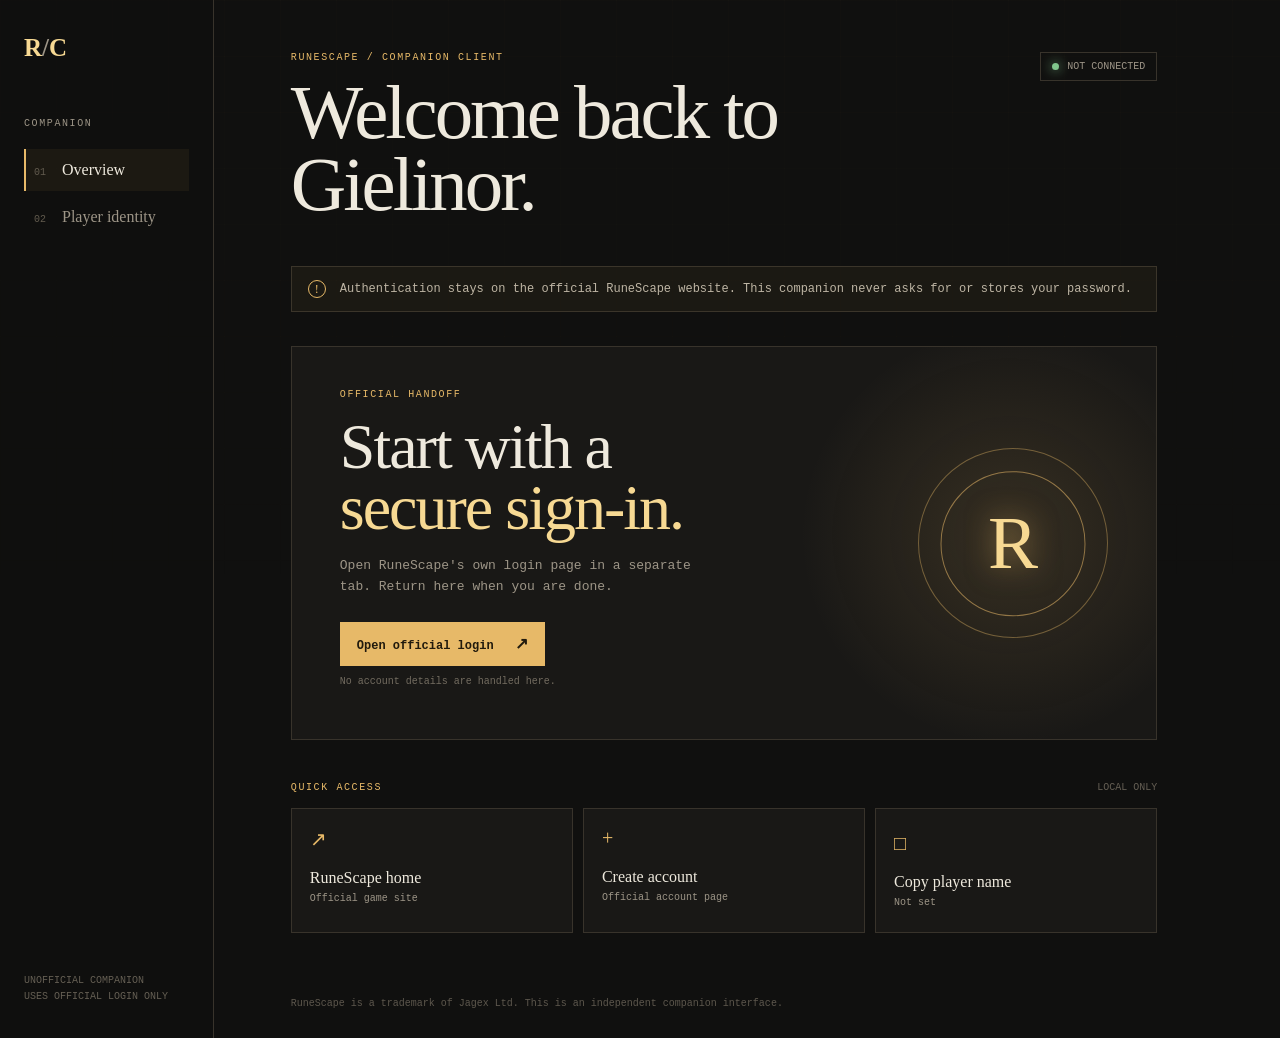
<file: runescape-client/index.html>
<!doctype html>
<html lang="en">

<head>
    <meta charset="utf-8" />
    <meta name="viewport" content="width=device-width, initial-scale=1" />
    <meta name="description" content="A RuneScape companion client with official login handoff." />
    <title>RuneScape Companion</title>
    <link rel="stylesheet" href="style.css" />
</head>

<body>
    <div class="app-shell">
        <aside class="sidebar">
            <div class="brand-mark">R<span>/</span>C</div>
            <p class="sidebar-label">Companion</p>
            <nav aria-label="Main navigation">
                <button class="nav-item active" type="button" data-view="overview"><span>01</span> Overview</button>
                <button class="nav-item" type="button" data-view="identity"><span>02</span> Player identity</button>
            </nav>
            <div class="sidebar-foot">Unofficial companion<br />Uses official login only</div>
        </aside>

        <main class="content">
            <header class="topbar">
                <div>
                    <p class="kicker">RUNESCAPE / COMPANION CLIENT</p>
                    <h1>Welcome back to Gielinor.</h1>
                </div>
                <div class="connection-pill"><i></i><span id="connection-state">Not connected</span></div>
            </header>

            <section class="notice" role="note">
                <span class="notice-icon">!</span>
                <p>Authentication stays on the official RuneScape website. This companion never asks for or stores your
                    password.</p>
            </section>

            <section id="overview" class="view active-view">
                <div class="hero-panel">
                    <div>
                        <p class="kicker">OFFICIAL HANDOFF</p>
                        <h2>Start with a<br /><em>secure sign-in.</em></h2>
                        <p class="hero-copy">Open RuneScape's own login page in a separate tab. Return here when you are
                            done.</p>
                        <a id="login-button" class="primary-button"
                            href="https://secure.runescape.com/m=weblogin/loginform.ws?mod=www&amp;ssl=1"
                            target="_blank" rel="noopener noreferrer">Open official login <span>↗</span></a>
                        <p id="login-status" class="microcopy">No account details are handled here.</p>
                    </div>
                    <div class="sigil" aria-hidden="true">
                        <div class="sigil-ring"></div>
                        <div class="sigil-core">R</div>
                    </div>
                </div>

                <div class="section-heading">
                    <p class="kicker">QUICK ACCESS</p><span>Local only</span>
                </div>
                <div class="shortcut-grid">
                    <a class="shortcut" href="https://www.runescape.com/" target="_blank"
                        rel="noopener noreferrer"><span class="shortcut-icon">↗</span><strong>RuneScape
                            home</strong><small>Official game site</small></a>
                    <a class="shortcut" href="https://secure.runescape.com/m=account-creation/password" target="_blank"
                        rel="noopener noreferrer"><span class="shortcut-icon">+</span><strong>Create
                            account</strong><small>Official account page</small></a>
                    <button id="copy-name" class="shortcut" type="button"><span
                            class="shortcut-icon">□</span><strong>Copy player name</strong><small
                            id="saved-name-label">Not set</small></button>
                </div>
            </section>

            <section id="identity" class="view" hidden>
                <div class="section-heading">
                    <p class="kicker">PLAYER IDENTITY</p><span>Stored in this browser</span>
                </div>
                <div class="identity-panel">
                    <h2>Set a display name.</h2>
                    <p>This is only a local label for your companion. It does not sign you in or verify ownership.</p>
                    <label for="player-name">RuneScape display name</label>
                    <div class="input-row"><input id="player-name" type="text" maxlength="30"
                            placeholder="e.g. Adventurer" autocomplete="off" /><button id="save-name"
                            class="primary-button" type="button">Save</button></div>
                    <p id="identity-status" class="microcopy">No name saved.</p>
                </div>
            </section>

            <footer>RuneScape is a trademark of Jagex Ltd. This is an independent companion interface.</footer>
        </main>
    </div>
    <script type="module" src="app.js"></script>
</body>

</html>
</file>
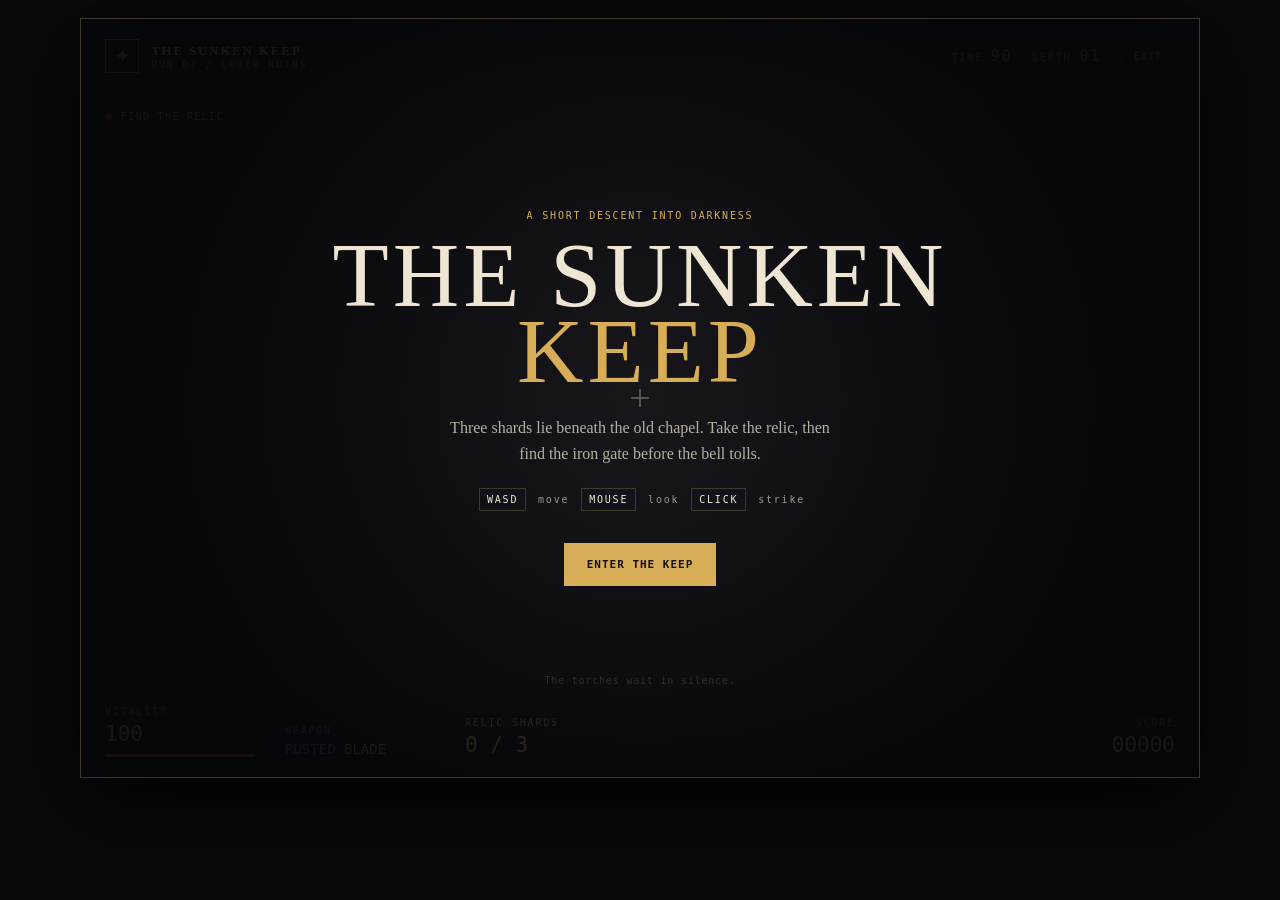
<file: dungeon/web/index.html>
<!doctype html>
<html lang="en">

<head>
    <meta charset="utf-8" />
    <meta name="viewport" content="width=device-width, initial-scale=1" />
    <title>Dungeon Crawler</title>
    <link rel="stylesheet" href="style.css" />
</head>

<body>
    <main class="game-shell">
        <section class="game-window">
            <canvas id="game" aria-label="First-person dungeon view"></canvas>
            <header class="topbar">
                <div class="brand"><span class="sigil">✦</span><span><strong>THE SUNKEN KEEP</strong><small>RUN 07 /
                            LOWER RUINS</small></span></div>
                <div class="readouts"><span>TIME <b id="timer">90</b></span><span>DEPTH <b
                            id="depth">01</b></span><button id="back" class="exit" type="button">EXIT</button></div>
            </header>
            <div class="crosshair" aria-hidden="true"><i></i><i></i></div>
            <div class="objective"><span class="dot"></span><span id="objective">FIND THE RELIC</span></div>
            <div id="boss-hud" class="boss-hud hidden"><span id="boss-name">BOSS</span><strong
                    id="boss-health-label">100%</strong><i><em id="boss-meter"></em></i></div>
            <div class="bottom-hud">
                <div class="stat"><span>VITALITY</span><strong id="health">100</strong><i><em
                            id="health-meter"></em></i></div>
                <div class="stat weapon"><span>WEAPON</span><strong id="weapon">RUSTED BLADE</strong></div>
                <div class="stat gold"><span>RELIC SHARDS</span><strong id="shards">0 / 3</strong></div>
                <div class="stat score"><span>SCORE</span><strong id="score">00000</strong></div>
            </div>
            <div id="start-panel" class="overlay">
                <p class="eyebrow">A SHORT DESCENT INTO DARKNESS</p>
                <h1>THE SUNKEN<br /><em>KEEP</em></h1>
                <p class="intro">Three shards lie beneath the old chapel. Take the relic, then find the iron gate before
                    the bell tolls.</p>
                <p class="controls"><kbd>WASD</kbd> move <kbd>MOUSE</kbd> look <kbd>CLICK</kbd> strike</p>
                <button id="start" class="primary" type="button">ENTER THE KEEP</button>
            </div>
            <div id="end-panel" class="overlay hidden">
                <p id="result-kicker" class="eyebrow">THE KEEP REMEMBERS</p>
                <h1 id="result-title">ESCAPED.</h1>
                <p id="result-copy" class="intro">The relic is yours.</p>
                <div class="final-score">SCORE <b id="final-score">00000</b><span>BEST <b id="best">00000</b></span>
                </div>
                <button id="again" class="primary" type="button">DESCEND AGAIN</button>
            </div>
            <p id="status" class="status">The torches wait in silence.</p>
        </section>
    </main>
    <script type="module" src="game.js"></script>
</body>

</html>
</file>
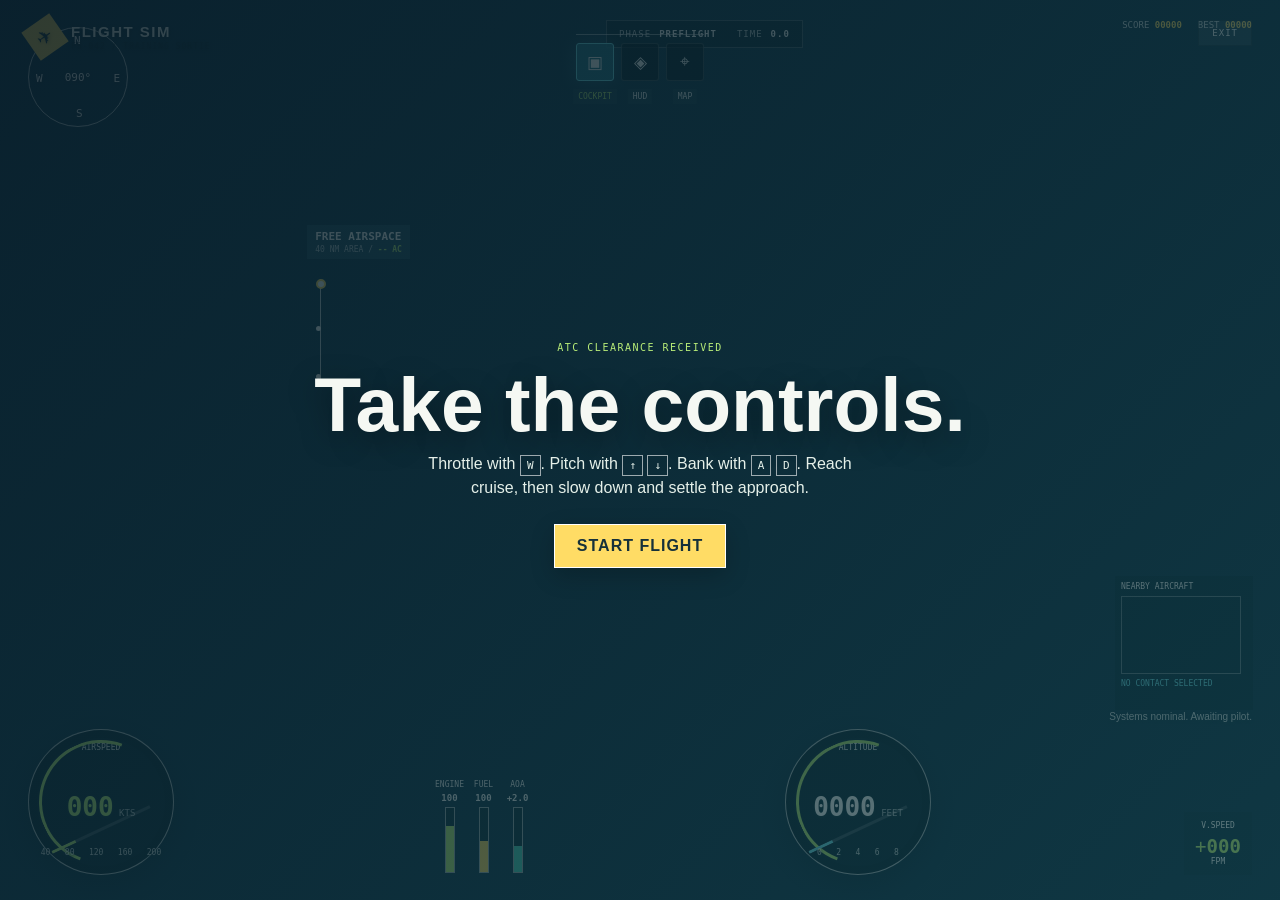
<file: flightsim/web/index.html>
<!doctype html>
<html lang="en">

<head>
    <meta charset="utf-8" />
    <meta name="viewport" content="width=device-width, initial-scale=1" />
    <title>Flight Sim</title>
    <link rel="stylesheet" href="style.css" />
</head>

<body>
    <main class="cockpit">
        <section class="sim-window">
            <canvas id="game" aria-label="Flight simulator view"></canvas>
            <header class="topbar">
                <div class="brand"><span class="brand-mark">✈</span><span><strong>FLIGHT SIM</strong><small>FS-042 /
                            TRAINING SORTIE</small></span></div>
                <div class="top-readout"><span>PHASE</span><b id="phase">PREFLIGHT</b><span>TIME</span><b
                        id="timer">0.0</b></div>
                <button id="back" class="icon-button" type="button" title="Return to the ActivityHub menu">EXIT</button>
            </header>
            <nav class="toolbar" aria-label="Simulator controls">
                <button id="view-toggle" class="tool active" type="button"
                    title="Switch between cockpit and exterior view">▣<small>COCKPIT</small></button>
                <button id="hud-toggle" class="tool" type="button"
                    title="Show or hide flight instruments">◈<small>HUD</small></button>
                <button id="map-toggle" class="tool" type="button"
                    title="Open the live airspace map">⌖<small>MAP</small></button>
            </nav>
            <div class="compass-overlay"><span>N</span><span>E</span><span>S</span><span>W</span><i
                    id="heading">090°</i></div>
            <div class="waypoint"><b>FREE AIRSPACE</b><span>40 NM AREA / <strong id="traffic-count">--
                        AC</strong></span>
            </div>
            <div class="flight-path"><i></i><i></i><i></i></div>
            <section class="lower-instruments" aria-label="Flight instruments">
                <div class="gauge airspeed-gauge"><span class="gauge-title">AIRSPEED</span><strong><b
                            id="speed">000</b><small> KTS</small></strong>
                    <div class="arc"></div>
                    <div class="gauge-progress"><i id="speed-meter"></i></div>
                    <div class="gauge-ticks">40&nbsp;&nbsp; 80&nbsp;&nbsp; 120&nbsp;&nbsp; 160&nbsp;&nbsp; 200</div>
                </div>
                <div class="engine-stack">
                    <div class="mini-gauge"><span>ENGINE</span><b id="engine-value">100</b><i><em
                                id="engine-meter"></em></i></div>
                    <div class="mini-gauge"><span>FUEL</span><b id="fuel">100</b><i><em id="fuel-meter"></em></i></div>
                    <div class="mini-gauge"><span>AOA</span><b>+2.0</b><i><em></em></i></div>
                </div>
                <div class="gauge altitude-gauge"><span class="gauge-title">ALTITUDE</span><strong><b
                            id="altitude">0000</b><small> FEET</small></strong>
                    <div class="arc"></div>
                    <div class="gauge-progress altitude-progress"><i id="altitude-meter"></i></div>
                    <div class="gauge-ticks">0&nbsp;&nbsp; 2&nbsp;&nbsp; 4&nbsp;&nbsp; 6&nbsp;&nbsp; 8</div>
                </div>
                <div class="vertical-gauge"><span>V.SPEED</span><strong>+<b
                            id="vertical-value">000</b></strong><small>FPM</small></div>
            </section>
            <div class="traffic-card"><span>NEARBY AIRCRAFT</span><canvas id="radar" width="120" height="78"></canvas>
                <p id="traffic-detail">NO CONTACT SELECTED</p>
            </div>
            <section id="map-panel" class="map-panel hidden" aria-label="Live aircraft map">
                <div class="map-header"><strong>LIVE AIRSPACE</strong><span id="map-status">OPENSTREETMAP</span><span
                        class="map-controls"><button id="imagery-toggle" type="button"
                            title="Switch map layer">SATELLITE</button><button id="zoom-out" type="button"
                            title="Zoom out">−</button><button id="zoom-in" type="button"
                            title="Zoom in">+</button><button id="map-close" type="button"
                            title="Close map">×</button></span></div>
                <div id="live-map" class="live-map"></div>
                <div class="map-footer"><span id="map-attribution">© OpenStreetMap contributors / 40 NM
                        AIRSPACE</span><span id="selected-flight">SELECT AN AIRCRAFT</span></div>
            </section>
            <div class="score-readout"><span>SCORE <b id="score">00000</b></span><span>BEST <b
                        id="best">00000</b></span></div>
            <p id="status" class="status">Systems nominal. Awaiting pilot.</p>
            <div id="start-panel" class="overlay">
                <p class="kicker">ATC CLEARANCE RECEIVED</p>
                <h1>Take the controls.</h1>
                <p>Throttle with <kbd>W</kbd>. Pitch with <kbd>↑</kbd> <kbd>↓</kbd>. Bank with <kbd>A</kbd>
                    <kbd>D</kbd>.
                    Reach cruise, then slow down and settle the approach.
                </p><button id="start" class="primary-button" type="button">START
                    FLIGHT</button>
            </div>
            <div id="end-panel" class="overlay hidden">
                <p class="kicker">FLIGHT REPORT</p>
                <h1 id="result-title">Landed safely.</h1>
                <p id="result-copy">Your sortie score is ready.</p><button id="again" class="primary-button"
                    type="button">FLY AGAIN</button>
            </div>
        </section>
    </main>
    <script type="module" src="game.js"></script>
</body>

</html>
</file>
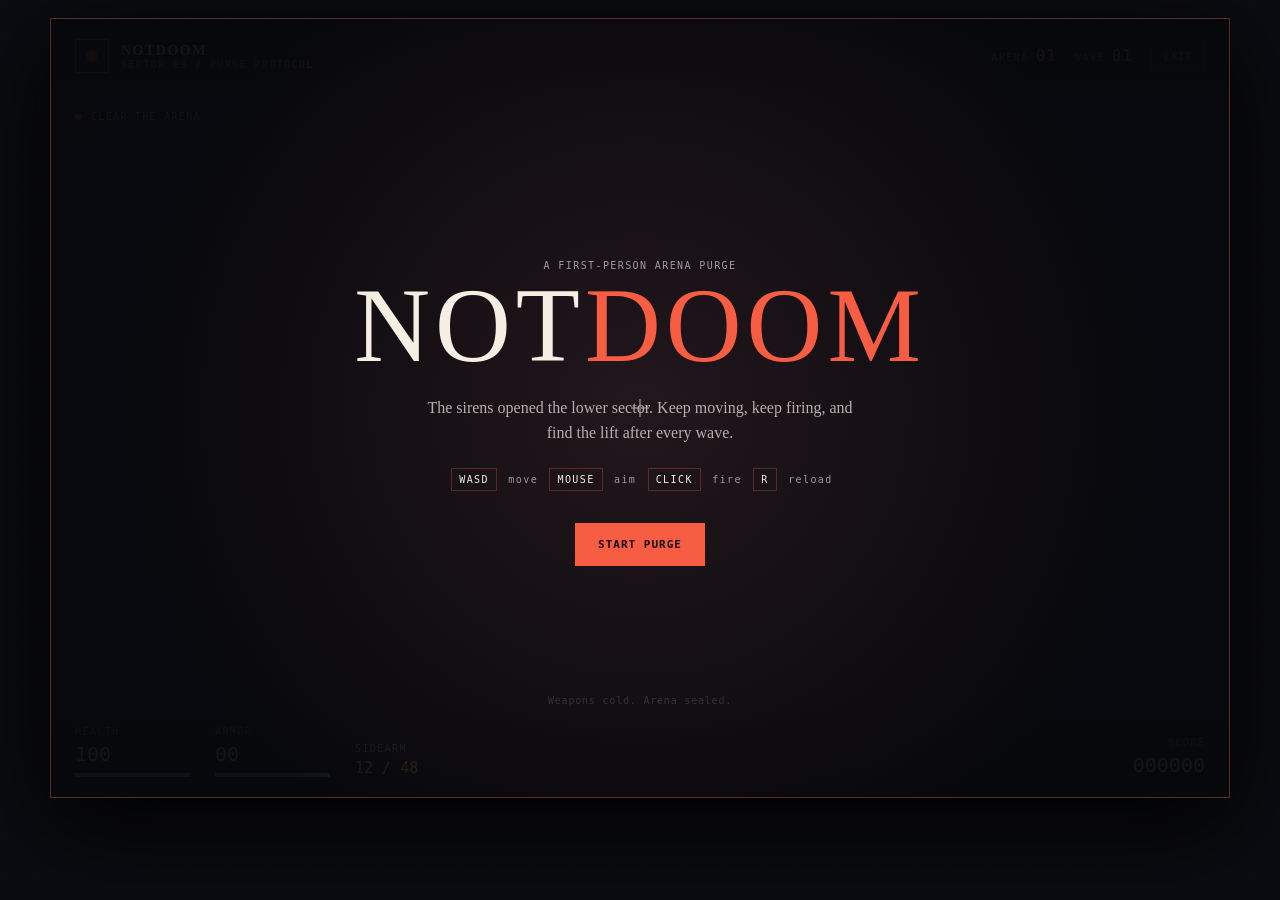
<file: notdoom/web/index.html>
<!doctype html>
<html lang="en">

<head>
    <meta charset="utf-8" />
    <meta name="viewport" content="width=device-width, initial-scale=1" />
    <title>NotDoom</title>
    <link rel="stylesheet" href="style.css" />
</head>

<body>
    <main class="shell">
        <section class="game-window">
            <canvas id="game" aria-label="NotDoom arena shooter"></canvas>
            <header class="topbar">
                <div class="brand"><span class="mark">✹</span><span><strong>NOTDOOM</strong><small>SECTOR 09 / PURGE
                            PROTOCOL</small></span></div>
                <div class="readouts"><span>ARENA <b id="level">01</b></span><span>WAVE <b
                            id="wave">01</b></span><button id="back" class="exit" type="button">EXIT</button></div>
            </header>
            <div class="crosshair"><i></i><i></i></div>
            <div class="objective"><span class="pulse"></span><span id="objective">CLEAR THE ARENA</span></div>
            <div class="boss-hud hidden" id="boss-hud"><span id="boss-name">ELITE</span><strong
                    id="boss-health-label">100%</strong><i><em id="boss-meter"></em></i></div>
            <div class="bottom-hud">
                <div class="stat"><span>HEALTH</span><strong id="health">100</strong><i><em id="health-meter"></em></i>
                </div>
                <div class="stat"><span>ARMOR</span><strong id="armor">00</strong><i><em id="armor-meter"></em></i>
                </div>
                <div class="weapon"><span id="weapon-name">SIDEARM</span><strong id="ammo">12 / 48</strong></div>
                <div class="score"><span>SCORE</span><strong id="score">000000</strong></div>
            </div>
            <div id="start-panel" class="overlay">
                <p class="eyebrow">A FIRST-PERSON ARENA PURGE</p>
                <h1>NOT<span>DOOM</span></h1>
                <p class="intro">The sirens opened the lower sector. Keep moving, keep firing, and find the lift after
                    every wave.</p>
                <p class="controls"><kbd>WASD</kbd> move <kbd>MOUSE</kbd> aim <kbd>CLICK</kbd> fire <kbd>R</kbd> reload
                </p>
                <button id="start" class="primary" type="button">START PURGE</button>
            </div>
            <div id="end-panel" class="overlay hidden">
                <p class="eyebrow" id="result-kicker">PURGE REPORT</p>
                <h1 id="result-title">SECTOR CLEAR.</h1>
                <p class="intro" id="result-copy">The lift is waiting.</p>
                <div class="final-score">SCORE <b id="final-score">000000</b><span>BEST <b id="best">000000</b></span>
                </div>
                <button id="again" class="primary" type="button">RUN IT AGAIN</button>
            </div>
            <p id="status" class="status">Weapons cold. Arena sealed.</p>
        </section>
    </main>
    <script type="module" src="game.js"></script>
</body>

</html>
</file>
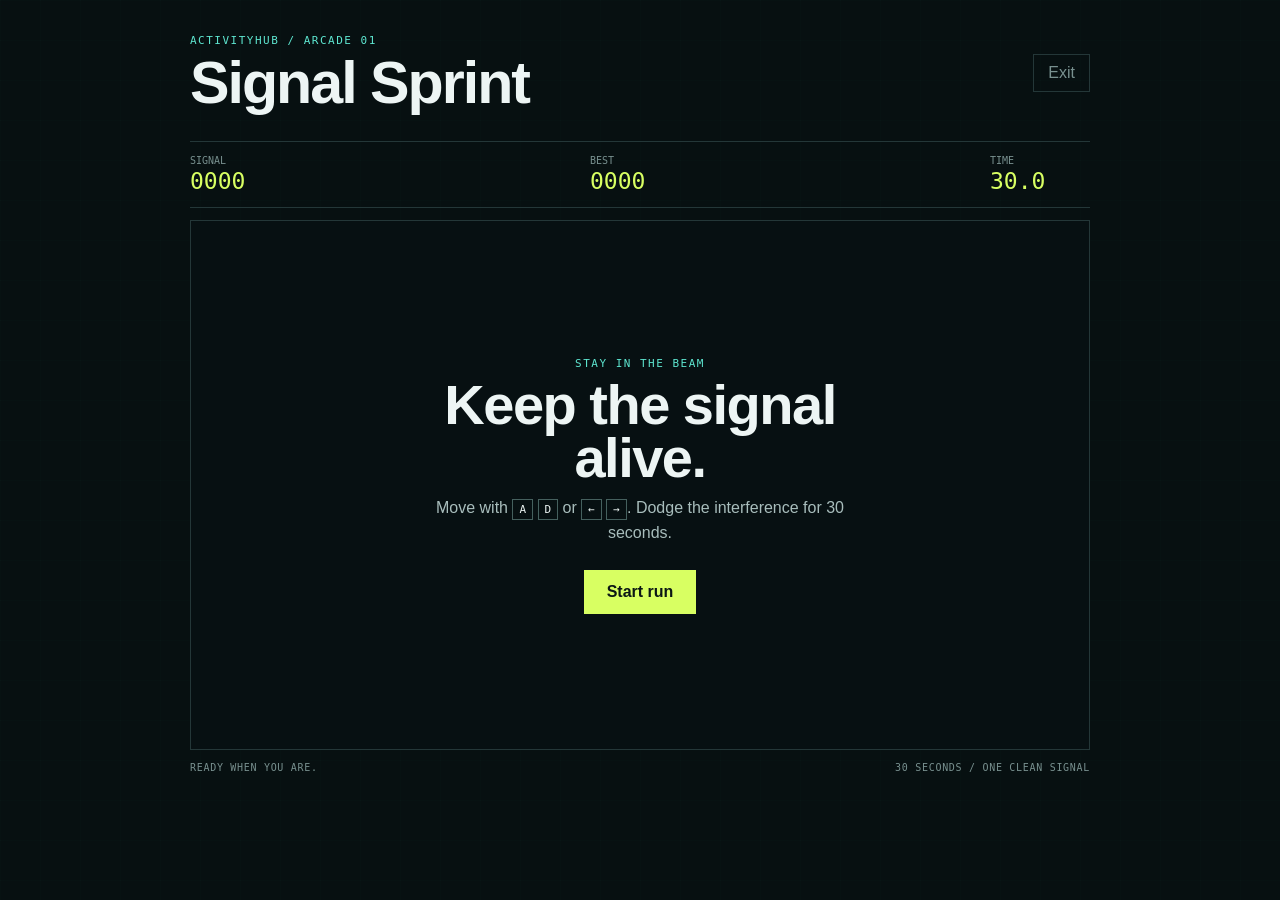
<file: signalsprint/web/index.html>
<!doctype html>
<html lang="en">

<head>
    <meta charset="utf-8" />
    <meta name="viewport" content="width=device-width, initial-scale=1" />
    <title>Signal Sprint</title>
    <link rel="stylesheet" href="style.css" />
</head>

<body>
    <main class="shell">
        <header class="topbar">
            <div>
                <p class="eyebrow">ACTIVITYHUB / ARCADE 01</p>
                <h1>Signal Sprint</h1>
            </div>
            <button id="back" class="quiet-button" type="button" title="Return to the ActivityHub menu">Exit</button>
        </header>

        <section class="hud" aria-label="Game status">
            <div><span>Signal</span><strong id="score">0000</strong></div>
            <div><span>Best</span><strong id="best">0000</strong></div>
            <div><span>Time</span><strong id="time">30.0</strong></div>
        </section>

        <section class="game-frame">
            <canvas id="game" aria-label="Signal Sprint game board"></canvas>
            <div id="start-panel" class="overlay">
                <p class="eyebrow">STAY IN THE BEAM</p>
                <h2>Keep the signal alive.</h2>
                <p>Move with <kbd>A</kbd> <kbd>D</kbd> or <kbd>←</kbd> <kbd>→</kbd>. Dodge the interference for 30
                    seconds.</p>
                <button id="start" class="primary-button" type="button">Start run</button>
            </div>
            <div id="end-panel" class="overlay hidden">
                <p class="eyebrow">TRANSMISSION COMPLETE</p>
                <h2 id="result-title">Clean signal.</h2>
                <p id="result-copy">Your score is ready to transmit.</p>
                <button id="again" class="primary-button" type="button">Run it back</button>
            </div>
        </section>

        <footer><span id="status">Ready when you are.</span><span>30 seconds / one clean signal</span></footer>
    </main>
    <script type="module" src="game.js"></script>
</body>

</html>
</file>
<file: runescape-client/style.css>
:root {
    color-scheme: dark;
    --bg: #10100f;
    --panel: #191816;
    --panel-2: #211f1b;
    --line: #38332b;
    --text: #eee9dd;
    --muted: #9d9587;
    --gold: #e7b968;
    --gold-bright: #f7d993;
    --green: #80c58c;
}

* {
    box-sizing: border-box;
}

body {
    margin: 0;
    min-height: 100vh;
    background: var(--bg);
    color: var(--text);
    font-family: Georgia, 'Times New Roman', serif;
}

body::before {
    content: '';
    position: fixed;
    inset: 0;
    z-index: -1;
    opacity: .22;
    background-image: linear-gradient(rgba(231, 185, 104, .07) 1px, transparent 1px), linear-gradient(90deg, rgba(231, 185, 104, .07) 1px, transparent 1px);
    background-size: 56px 56px;
    mask-image: linear-gradient(to bottom, black, transparent 85%);
}

button,
input {
    font: inherit;
}

button,
a {
    -webkit-tap-highlight-color: transparent;
}

.app-shell {
    display: grid;
    grid-template-columns: 214px 1fr;
    width: min(1280px, 100%);
    min-height: 100vh;
    margin: auto;
}

.sidebar {
    display: flex;
    flex-direction: column;
    padding: 34px 24px;
    border-right: 1px solid var(--line);
    background: rgba(16, 16, 15, .72);
}

.brand-mark {
    color: var(--gold-bright);
    font: 700 25px Georgia, serif;
    letter-spacing: -3px;
}

.brand-mark span {
    color: var(--muted);
    padding: 0 3px;
}

.sidebar-label,
.kicker {
    margin: 0;
    color: var(--gold);
    font: 10px Consolas, monospace;
    letter-spacing: 1.6px;
    text-transform: uppercase;
}

.sidebar-label {
    margin: 56px 0 20px;
    color: var(--muted);
}

nav {
    display: grid;
    gap: 5px;
}

.nav-item {
    padding: 12px 8px;
    border: 0;
    border-left: 2px solid transparent;
    background: none;
    color: var(--muted);
    text-align: left;
    cursor: pointer;
}

.nav-item span {
    margin-right: 12px;
    color: #625b4e;
    font: 10px Consolas, monospace;
}

.nav-item.active,
.nav-item:hover {
    border-left-color: var(--gold);
    color: var(--text);
    background: rgba(231, 185, 104, .06);
}

.sidebar-foot {
    margin-top: auto;
    color: #655f54;
    font: 10px/1.6 Consolas, monospace;
    text-transform: uppercase;
}

.content {
    width: min(100%, 1020px);
    padding: 52px clamp(26px, 6vw, 82px) 30px;
}

.topbar {
    display: flex;
    align-items: flex-start;
    justify-content: space-between;
    gap: 20px;
}

.topbar h1 {
    max-width: 650px;
    margin: 14px 0 0;
    font-size: clamp(2.7rem, 6vw, 5.4rem);
    font-weight: 400;
    line-height: .94;
    letter-spacing: -3px;
}

.connection-pill {
    display: flex;
    align-items: center;
    gap: 8px;
    flex: 0 0 auto;
    padding: 8px 11px;
    border: 1px solid var(--line);
    color: var(--muted);
    font: 10px Consolas, monospace;
    text-transform: uppercase;
}

.connection-pill i {
    width: 7px;
    height: 7px;
    border-radius: 50%;
    background: var(--green);
    box-shadow: 0 0 12px var(--green);
}

.notice {
    display: flex;
    align-items: center;
    gap: 14px;
    margin: 45px 0 34px;
    padding: 13px 16px;
    border: 1px solid #3b352a;
    background: rgba(231, 185, 104, .05);
    color: #beb5a4;
    font: 12px/1.45 Consolas, monospace;
}

.notice p {
    margin: 0;
}

.notice-icon {
    display: grid;
    place-items: center;
    width: 18px;
    height: 18px;
    border: 1px solid var(--gold);
    border-radius: 50%;
    color: var(--gold);
    font: 12px Georgia, serif;
}

.hero-panel {
    display: flex;
    justify-content: space-between;
    min-height: 325px;
    padding: 42px 48px;
    border: 1px solid var(--line);
    background: radial-gradient(circle at 83% 48%, rgba(231, 185, 104, .14), transparent 28%), var(--panel);
}

.hero-panel h2 {
    margin: 17px 0;
    font-size: clamp(2.4rem, 5vw, 4.5rem);
    font-weight: 400;
    line-height: .95;
    letter-spacing: -2px;
}

.hero-panel h2 em {
    color: var(--gold-bright);
    font-style: normal;
}

.hero-copy {
    max-width: 380px;
    margin: 0 0 24px;
    color: var(--muted);
    font: 13px/1.6 Consolas, monospace;
}

.primary-button {
    display: inline-block;
    border: 0;
    padding: 12px 17px;
    background: var(--gold);
    color: #211a0d;
    cursor: pointer;
    font: 600 12px Consolas, monospace;
    text-decoration: none;
}

.primary-button:hover {
    background: var(--gold-bright);
}

.primary-button span {
    padding-left: 14px;
    font-size: 16px;
}

.microcopy {
    color: #736c60;
    font: 10px Consolas, monospace;
}

.sigil {
    align-self: center;
    display: grid;
    place-items: center;
    width: 190px;
    height: 190px;
    border: 1px solid rgba(231, 185, 104, .4);
    border-radius: 50%;
    transform: rotate(45deg);
}

.sigil-ring {
    position: absolute;
    width: 145px;
    height: 145px;
    border: 1px solid rgba(231, 185, 104, .55);
    border-radius: 50%;
}

.sigil-core {
    color: var(--gold-bright);
    font-size: 75px;
    transform: rotate(-45deg);
    text-shadow: 0 0 28px rgba(231, 185, 104, .5);
}

.section-heading {
    display: flex;
    justify-content: space-between;
    align-items: center;
    margin: 42px 0 15px;
}

.section-heading>span {
    color: #655f54;
    font: 10px Consolas, monospace;
    text-transform: uppercase;
}

.shortcut-grid {
    display: grid;
    grid-template-columns: repeat(3, 1fr);
    gap: 10px;
}

.shortcut {
    display: block;
    min-height: 125px;
    padding: 18px;
    border: 1px solid var(--line);
    background: var(--panel);
    color: var(--text);
    text-align: left;
    text-decoration: none;
    cursor: pointer;
}

.shortcut:hover {
    border-color: var(--gold);
    background: var(--panel-2);
}

.shortcut-icon {
    display: block;
    margin-bottom: 18px;
    color: var(--gold);
    font-size: 20px;
}

.shortcut strong,
.shortcut small {
    display: block;
}

.shortcut strong {
    font-size: 16px;
    font-weight: 400;
}

.shortcut small {
    margin-top: 6px;
    color: var(--muted);
    font: 10px Consolas, monospace;
}

.view[hidden] {
    display: none;
}

.identity-panel {
    max-width: 660px;
    padding: 42px;
    border: 1px solid var(--line);
    background: var(--panel);
}

.identity-panel h2 {
    margin: 0 0 12px;
    font-size: 36px;
    font-weight: 400;
}

.identity-panel p {
    color: var(--muted);
    font: 12px/1.6 Consolas, monospace;
}

.identity-panel label {
    display: block;
    margin: 30px 0 9px;
    color: var(--gold);
    font: 10px Consolas, monospace;
    text-transform: uppercase;
}

.input-row {
    display: flex;
    gap: 8px;
}

.input-row input {
    width: 100%;
    padding: 12px;
    border: 1px solid var(--line);
    outline: 0;
    background: #111110;
    color: var(--text);
}

.input-row input:focus {
    border-color: var(--gold);
}

footer {
    margin-top: 65px;
    color: #5d574d;
    font: 10px Consolas, monospace;
}

@media (max-width: 700px) {
    .app-shell {
        display: block;
    }

    .sidebar {
        display: block;
        padding: 20px 18px 0;
        border-right: 0;
    }

    .sidebar-label,
    .sidebar-foot {
        display: none;
    }

    nav {
        display: flex;
        margin-top: 24px;
        overflow-x: auto;
    }

    .nav-item {
        white-space: nowrap;
    }

    .content {
        padding: 36px 18px 24px;
    }

    .topbar {
        display: block;
    }

    .connection-pill {
        display: inline-flex;
        margin-top: 20px;
    }

    .notice {
        margin-top: 32px;
    }

    .hero-panel {
        min-height: 390px;
        padding: 30px 24px;
    }

    .sigil {
        width: 100px;
        height: 100px;
    }

    .sigil-ring {
        width: 76px;
        height: 76px;
    }

    .sigil-core {
        font-size: 42px;
    }

    .shortcut-grid {
        grid-template-columns: 1fr;
    }

    .shortcut {
        min-height: 90px;
    }

    .shortcut-icon {
        display: inline-block;
        margin: 0 12px 0 0;
    }

    .identity-panel {
        padding: 26px 20px;
    }
}
</file>
<file: dungeon/web/style.css>
:root {
    color-scheme: dark;
    --ink: #f0e9d8;
    --muted: #9c978c;
    --line: rgba(224, 193, 122, .22);
    --gold: #d7ad58;
    --ember: #e76742;
    --deep: #08090d;
}

* {
    box-sizing: border-box;
}

body {
    margin: 0;
    min-height: 100vh;
    background: #08090d;
    color: var(--ink);
    font-family: Georgia, 'Times New Roman', serif;
}

body::before {
    content: '';
    position: fixed;
    inset: 0;
    pointer-events: none;
    opacity: .18;
    background-image: linear-gradient(rgba(215, 173, 88, .08) 1px, transparent 1px), linear-gradient(90deg, rgba(215, 173, 88, .08) 1px, transparent 1px);
    background-size: 44px 44px;
}

button {
    font: inherit;
    cursor: pointer;
}

.game-shell {
    width: min(1120px, calc(100% - 28px));
    margin: 0 auto;
    padding: 18px 0;
}

.game-window {
    position: relative;
    height: min(88vh, 760px);
    min-height: 480px;
    overflow: hidden;
    border: 1px solid var(--line);
    background: #11121a;
    box-shadow: 0 24px 80px #000;
}

canvas {
    display: block;
    width: 100%;
    height: 100%;
    image-rendering: auto;
}

.topbar,
.bottom-hud {
    position: absolute;
    left: 0;
    right: 0;
    z-index: 2;
    display: flex;
    align-items: center;
    justify-content: space-between;
    padding: 20px 24px;
    background: linear-gradient(180deg, rgba(5, 6, 9, .9), transparent);
}

.topbar {
    top: 0;
}

.brand,
.readouts {
    display: flex;
    align-items: center;
    gap: 12px;
}

.sigil {
    display: grid;
    place-items: center;
    width: 34px;
    height: 34px;
    border: 1px solid var(--gold);
    color: var(--gold);
    font-size: 20px;
}

.brand strong,
.brand small,
.readouts span,
.stat span,
.eyebrow,
.controls {
    display: block;
    letter-spacing: 1.8px;
}

.brand strong {
    font-size: 13px;
}

.brand small,
.readouts span,
.stat span {
    color: var(--muted);
    font: 10px Consolas, monospace;
}

.readouts {
    gap: 20px;
}

.readouts b {
    color: var(--gold);
    font: 15px Consolas, monospace;
}

.exit {
    border: 1px solid var(--line);
    padding: 8px 12px;
    background: transparent;
    color: var(--muted);
    font: 10px Consolas, monospace;
    letter-spacing: 1px;
}

.objective {
    position: absolute;
    z-index: 2;
    top: 92px;
    left: 24px;
    display: flex;
    gap: 9px;
    align-items: center;
    color: #d9c9a7;
    font: 10px Consolas, monospace;
    letter-spacing: 1.3px;
}

.boss-hud {
    position: absolute;
    z-index: 2;
    top: 118px;
    left: 24px;
    width: min(300px, calc(100% - 48px));
    color: var(--ember);
    font: 10px Consolas, monospace;
    letter-spacing: 1.3px;
}

.boss-hud span,
.boss-hud strong {
    display: inline-block;
}

.boss-hud strong {
    float: right;
    color: var(--ink);
    font-weight: normal;
}

.boss-hud i {
    display: block;
    height: 5px;
    margin-top: 7px;
    background: rgba(255, 255, 255, .18);
}

.boss-hud em {
    display: block;
    width: 100%;
    height: 100%;
    background: var(--ember);
    box-shadow: 0 0 12px rgba(231, 103, 66, .7);
}

.dot {
    width: 7px;
    height: 7px;
    border-radius: 50%;
    background: var(--ember);
    box-shadow: 0 0 15px var(--ember);
}

.crosshair {
    position: absolute;
    inset: 50% auto auto 50%;
    z-index: 2;
    width: 24px;
    height: 24px;
    transform: translate(-50%, -50%);
    pointer-events: none;
    opacity: .75;
}

.crosshair i {
    position: absolute;
    background: rgba(240, 233, 216, .8);
}

.crosshair i:first-child {
    left: 11px;
    top: 3px;
    width: 2px;
    height: 18px;
}

.crosshair i:last-child {
    left: 3px;
    top: 11px;
    width: 18px;
    height: 2px;
}

.bottom-hud {
    top: auto;
    bottom: 0;
    gap: 30px;
    align-items: end;
    background: linear-gradient(0deg, rgba(5, 6, 9, .95), transparent);
}

.stat {
    min-width: 150px;
}

.stat strong {
    display: block;
    margin-top: 5px;
    color: var(--ink);
    font: 21px Consolas, monospace;
}

.stat i {
    display: block;
    width: 150px;
    height: 3px;
    margin-top: 8px;
    background: rgba(255, 255, 255, .15);
}

.stat em {
    display: block;
    width: 100%;
    height: 100%;
    background: var(--ember);
}

.gold strong {
    color: var(--gold);
}

.weapon strong {
    max-width: 130px;
    overflow: hidden;
    color: #8ed6d3;
    font-size: 14px;
    text-overflow: ellipsis;
    white-space: nowrap;
}

.score {
    margin-left: auto;
    text-align: right;
}

.score strong {
    color: #fff;
}

.overlay {
    position: absolute;
    inset: 0;
    z-index: 4;
    display: grid;
    place-content: center;
    justify-items: center;
    padding: 30px;
    text-align: center;
    background: radial-gradient(circle at center, rgba(30, 26, 28, .55), rgba(5, 6, 9, .93) 70%);
}

.hidden {
    display: none;
}

.eyebrow {
    margin: 0 0 16px;
    color: var(--gold);
    font: 10px Consolas, monospace;
}

.overlay h1 {
    margin: 0;
    color: #eee5d2;
    font-size: clamp(42px, 8vw, 92px);
    font-weight: normal;
    line-height: .83;
    letter-spacing: 4px;
}

.overlay h1 em {
    color: var(--gold);
    font-style: normal;
}

.intro {
    max-width: 390px;
    margin: 26px 0 18px;
    color: #b6b0a4;
    line-height: 1.6;
}

.controls {
    color: var(--muted);
    font: 10px Consolas, monospace;
}

.controls kbd {
    margin: 0 4px;
    padding: 5px 7px;
    border: 1px solid var(--line);
    color: var(--ink);
}

.primary {
    margin-top: 28px;
    border: 1px solid var(--gold);
    padding: 14px 22px;
    background: var(--gold);
    color: #14100a;
    font: 700 11px Consolas, monospace;
    letter-spacing: 1px;
}

.primary:hover {
    background: #f0d184;
}

.final-score {
    color: var(--gold);
    font: 12px Consolas, monospace;
    letter-spacing: 1px;
}

.final-score b {
    color: #fff;
    font-size: 22px;
}

.final-score span {
    margin-left: 18px;
    color: var(--muted);
}

.status {
    position: absolute;
    z-index: 3;
    bottom: 91px;
    left: 50%;
    margin: 0;
    transform: translateX(-50%);
    color: rgba(240, 233, 216, .7);
    font: 10px Consolas, monospace;
    letter-spacing: .8px;
    text-align: center;
    white-space: nowrap;
}

@media (max-width: 600px) {
    .game-shell {
        width: 100%;
        padding: 0;
    }

    .game-window {
        min-height: 100vh;
        height: 100vh;
        border: 0;
    }

    .topbar,
    .bottom-hud {
        padding: 16px;
    }

    .brand small {
        display: none;
    }

    .readouts {
        gap: 9px;
    }

    .stat {
        min-width: 0;
    }

    .stat i {
        width: 90px;
    }

    .stat strong {
        font-size: 16px;
    }

    .bottom-hud {
        gap: 12px;
    }

    .status {
        bottom: 82px;
        max-width: 90%;
        overflow: hidden;
    }

    .objective,
    .boss-hud {
        top: 76px;
        left: 16px;
    }

    .boss-hud {
        top: 102px;
        width: calc(100% - 32px);
    }
}
</file>
<file: flightsim/web/style.css>
:root {
    color-scheme: dark;
    --ink: #f5f8f3;
    --muted: rgba(236, 244, 235, .68);
    --panel: rgba(8, 29, 39, .68);
    --green: #b9ed78;
    --yellow: #ffdc65;
    --cyan: #72e4ee;
}

* {
    box-sizing: border-box;
}

body {
    margin: 0;
    min-height: 100vh;
    overflow: hidden;
    background: #0b2734;
    color: var(--ink);
    font-family: 'Segoe UI', sans-serif;
}

button {
    font: inherit;
    cursor: pointer;
}

.cockpit,
.sim-window {
    width: 100vw;
    height: 100vh;
}

.sim-window {
    position: relative;
    overflow: hidden;
    background: #173d52;
    isolation: isolate;
}

#game {
    display: block;
    width: 100%;
    height: 100%;
}

.topbar {
    position: absolute;
    z-index: 3;
    top: 20px;
    left: 28px;
    right: 28px;
    display: flex;
    align-items: flex-start;
    justify-content: space-between;
}

.brand {
    display: flex;
    align-items: center;
    gap: 9px;
    text-shadow: 0 1px 4px rgba(0, 0, 0, .35);
}

.brand-mark {
    display: grid;
    place-items: center;
    width: 34px;
    height: 34px;
    color: #243b43;
    background: var(--yellow);
    font-size: 19px;
    transform: rotate(-35deg);
}

.brand strong,
.brand small {
    display: block;
}

.brand strong {
    font-size: 15px;
    letter-spacing: 1.5px;
}

.brand small {
    margin-top: 2px;
    color: rgba(20, 49, 61, .7);
    font: 8px Consolas, monospace;
    letter-spacing: 1px;
}

.top-readout {
    display: flex;
    gap: 8px;
    align-items: baseline;
    padding: 8px 12px;
    border: 1px solid rgba(255, 255, 255, .24);
    background: rgba(8, 29, 39, .38);
    color: rgba(255, 255, 255, .75);
    font: 9px Consolas, monospace;
    letter-spacing: 1px;
}

.top-readout b {
    color: white;
}

.top-readout span:nth-of-type(2) {
    margin-left: 12px;
}

.icon-button {
    border: 1px solid rgba(20, 48, 59, .45);
    padding: 7px 13px;
    background: rgba(230, 242, 241, .1);
    color: white;
    font: 9px Consolas, monospace;
    letter-spacing: 1px;
}

.toolbar {
    position: absolute;
    z-index: 4;
    top: 34px;
    left: 50%;
    display: flex;
    gap: 7px;
    transform: translateX(-50%);
    border-top: 1px solid rgba(255, 255, 255, .5);
    padding-top: 8px;
}

.tool {
    position: relative;
    display: grid;
    place-items: center;
    width: 38px;
    height: 38px;
    border: 0;
    border-radius: 3px;
    border: 1px solid rgba(255, 255, 255, .18);
    background: var(--panel);
    color: white;
    font-size: 17px;
}

.tool.active {
    border-color: var(--cyan);
    background: rgba(44, 128, 147, .88);
    box-shadow: 0 0 18px rgba(114, 228, 238, .2);
}

.tool small {
    position: absolute;
    top: 45px;
    left: 50%;
    display: block;
    width: max-content;
    padding: 3px 5px;
    background: rgba(35, 74, 91, .72);
    transform: translateX(-50%);
    font: 8px Consolas, monospace;
}

.tool.active small {
    color: var(--green);
}

.sim-window.hud-hidden .compass-overlay,
.sim-window.hud-hidden .waypoint,
.sim-window.hud-hidden .flight-path,
.sim-window.hud-hidden .lower-instruments,
.sim-window.hud-hidden .traffic-card,
.sim-window.hud-hidden .score-readout,
.sim-window.hud-hidden .status {
    visibility: hidden;
}

.sim-window.exterior-view .compass-overlay,
.sim-window.exterior-view .waypoint,
.sim-window.exterior-view .flight-path,
.sim-window.exterior-view .traffic-card {
    opacity: .7;
}

.compass-overlay {
    position: absolute;
    z-index: 2;
    top: 27px;
    left: 28px;
    width: 100px;
    height: 100px;
    border: 1px solid rgba(255, 255, 255, .7);
    border-radius: 50%;
    color: white;
    text-shadow: 0 1px 3px #234;
    font: 11px Consolas, monospace;
}

.compass-overlay span {
    position: absolute;
}

.compass-overlay span:nth-child(1) {
    top: 6px;
    left: 45px;
}

.compass-overlay span:nth-child(2) {
    top: 44px;
    right: 7px;
}

.compass-overlay span:nth-child(3) {
    bottom: 6px;
    left: 47px;
}

.compass-overlay span:nth-child(4) {
    top: 44px;
    left: 7px;
}

.compass-overlay i {
    display: grid;
    place-items: center;
    height: 100%;
    color: white;
    font-style: normal;
}

.waypoint {
    position: absolute;
    z-index: 2;
    top: 25%;
    left: 24%;
    display: grid;
    padding: 5px 8px;
    background: rgba(53, 103, 121, .55);
    color: white;
    font: 11px Consolas, monospace;
}

.waypoint span {
    margin-top: 2px;
    color: rgba(255, 255, 255, .7);
    font-size: 8px;
}

.waypoint strong {
    color: var(--green);
}

.flight-path {
    position: absolute;
    z-index: 2;
    top: 31%;
    left: 25%;
    height: 105px;
    border-left: 1px solid rgba(255, 255, 255, .75);
}

.flight-path i {
    position: absolute;
    left: -5px;
    width: 10px;
    height: 10px;
    border: 2px solid var(--yellow);
    border-radius: 50%;
}

.flight-path i:nth-child(1) {
    top: 0;
    background: white;
}

.flight-path i:nth-child(2) {
    top: 47px;
    width: 5px;
    height: 5px;
    border: 0;
    background: white;
}

.flight-path i:nth-child(3) {
    top: 95px;
    width: 5px;
    height: 5px;
    border: 0;
    background: white;
}

.lower-instruments {
    position: absolute;
    z-index: 2;
    right: 28px;
    bottom: 25px;
    left: 28px;
    display: flex;
    align-items: end;
    justify-content: space-between;
    pointer-events: none;
}

.gauge {
    position: relative;
    display: grid;
    place-items: center;
    width: 146px;
    height: 146px;
    border: 1px solid rgba(255, 255, 255, .68);
    border-radius: 50%;
    background: rgba(11, 31, 38, .38);
    box-shadow: inset 0 0 0 8px rgba(8, 29, 39, .14), 0 10px 24px rgba(0, 16, 22, .18);
    text-shadow: 0 1px 3px #1a3f49;
}

.gauge-title {
    position: absolute;
    top: 13px;
    font: 8px Consolas, monospace;
}

.gauge strong {
    margin-top: 10px;
    color: white;
    font: 26px Consolas, monospace;
}

.gauge small {
    color: rgba(255, 255, 255, .7);
    font-size: 9px;
}

.gauge .arc {
    position: absolute;
    inset: 10px;
    border: 3px solid transparent;
    border-top-color: var(--green);
    border-left-color: var(--green);
    border-radius: 50%;
    transform: rotate(-25deg);
}

.gauge-progress {
    position: absolute;
    right: 18px;
    bottom: 43px;
    left: 18px;
    height: 3px;
    overflow: hidden;
    background: rgba(255, 255, 255, .18);
    transform: rotate(-25deg);
}

.gauge-progress i {
    display: block;
    width: 24%;
    height: 100%;
    background: var(--green);
    transition: width .12s linear;
}

.altitude-progress i {
    background: var(--cyan);
}

.gauge-ticks {
    position: absolute;
    bottom: 17px;
    color: rgba(255, 255, 255, .8);
    font: 8px Consolas, monospace;
}

.airspeed-gauge strong {
    color: var(--green);
}

.engine-stack {
    display: flex;
    align-items: end;
    gap: 5px;
    margin: 0 0 2px 8px;
}

.mini-gauge {
    display: grid;
    justify-items: center;
    gap: 4px;
    width: 29px;
    color: white;
    font: 8px Consolas, monospace;
}

.mini-gauge b {
    font-size: 9px;
}

.mini-gauge i {
    display: flex;
    align-items: end;
    width: 10px;
    height: 66px;
    border: 1px solid rgba(255, 255, 255, .6);
    background: rgba(12, 44, 48, .35);
}

.mini-gauge em {
    display: block;
    width: 100%;
    height: 72%;
    background: var(--green);
}

.mini-gauge:nth-child(2) em {
    background: var(--yellow);
    height: 48%;
}

.mini-gauge:nth-child(3) em {
    height: 40%;
    background: #4fd4bd;
}

.vertical-gauge {
    display: grid;
    justify-items: center;
    width: 68px;
    padding: 9px 5px;
    background: rgba(15, 48, 57, .22);
    color: white;
    font: 8px Consolas, monospace;
}

.vertical-gauge strong {
    margin-top: 5px;
    color: var(--green);
    font: 19px Consolas, monospace;
}

.vertical-gauge small {
    font-size: 8px;
}

.traffic-card {
    position: absolute;
    z-index: 3;
    right: 27px;
    bottom: 190px;
    width: 138px;
    padding: 6px;
    background: rgba(11, 44, 54, .33);
    color: white;
    font: 8px Consolas, monospace;
}

.traffic-card canvas {
    display: block;
    width: 120px;
    height: 78px;
    margin-top: 5px;
    border: 1px solid rgba(255, 255, 255, .35);
}

.traffic-card p {
    min-height: 25px;
    margin: 5px 0 0;
    color: var(--cyan);
    font-size: 8px;
    white-space: pre-line;
}

.map-panel {
    position: absolute;
    z-index: 7;
    inset: 12% 10% 18%;
    display: grid;
    grid-template-rows: 36px 1fr 28px;
    border: 1px solid rgba(255, 255, 255, .7);
    background: #173b46;
    box-shadow: 0 18px 60px rgba(0, 20, 28, .5);
}

.sim-window.map-view .map-panel {
    inset: 43% 7% 22%;
    border-color: rgba(255, 255, 255, .8);
    box-shadow: 0 16px 42px rgba(0, 20, 28, .62), 0 -12px 30px rgba(7, 29, 38, .28);
    transform: perspective(1000px) rotateX(1.5deg);
    transform-origin: center bottom;
}

.map-header,
.map-footer {
    display: flex;
    align-items: center;
    justify-content: space-between;
    padding: 0 12px;
    background: rgba(7, 36, 44, .9);
    color: white;
    font: 10px Consolas, monospace;
    letter-spacing: 1px;
}

.map-header span,
.map-footer {
    color: var(--green);
    font-size: 8px;
}

.map-header button {
    border: 0;
    background: transparent;
    color: white;
    font-size: 22px;
    line-height: 1;
}

.map-controls {
    margin-left: auto;
    display: flex;
    align-items: center;
    gap: 5px;
}

.map-controls button {
    display: grid;
    width: 25px;
    height: 25px;
    place-items: center;
    border: 1px solid rgba(255, 255, 255, .35);
    background: rgba(255, 255, 255, .08);
    font: 18px Consolas, monospace;
}

.map-controls #imagery-toggle {
    width: auto;
    padding: 0 7px;
    color: var(--green);
    font-size: 8px;
    letter-spacing: .5px;
}

.map-controls button:hover {
    border-color: var(--green);
    color: var(--green);
}

.live-map {
    position: relative;
    overflow: hidden;
    background: #aac5bd;
    cursor: crosshair;
}

.map-scene {
    position: absolute;
    inset: 0;
    transform-origin: 50% 50%;
    will-change: transform;
}

.map-tile {
    position: absolute;
    width: 256px;
    height: 256px;
}

.map-marker {
    position: absolute;
    z-index: 2;
    width: 14px;
    height: 14px;
    padding: 0;
    border: 0;
    border-radius: 0;
    background: none;
    box-shadow: none;
    transform: translate(-50%, -50%);
    cursor: pointer;
}

.map-marker i {
    position: absolute;
    inset: 0;
    background: var(--yellow);
    clip-path: polygon(50% 0, 100% 100%, 50% 75%, 0 100%);
}

.map-marker.selected i {
    background: var(--cyan);
}

.map-marker span {
    position: absolute;
    top: 14px;
    left: 12px;
    min-width: 44px;
    color: #082a34;
    font: 9px Consolas, monospace;
    transform: none;
}

.map-center {
    position: absolute;
    z-index: 3;
    top: 50%;
    left: 50%;
    width: 14px;
    height: 14px;
    border: 2px solid white;
    border-radius: 50%;
    transform: translate(-50%, -50%);
}

.map-player {
    position: absolute;
    z-index: 4;
    width: 18px;
    height: 26px;
    border: 2px solid #082a34;
    border-radius: 50% 50% 45% 45%;
    background: var(--cyan);
    box-shadow: 0 0 0 5px rgba(114, 228, 238, .35);
    transform: translate(-50%, -50%);
    clip-path: polygon(50% 0, 100% 78%, 64% 68%, 50% 100%, 36% 68%, 0 78%);
}

.score-readout {
    position: absolute;
    z-index: 2;
    right: 28px;
    top: 20px;
    display: flex;
    gap: 16px;
    color: rgba(255, 255, 255, .8);
    font: 9px Consolas, monospace;
}

.score-readout b {
    color: var(--yellow);
}

.status {
    position: absolute;
    z-index: 3;
    right: 28px;
    bottom: 178px;
    max-width: 180px;
    margin: 0;
    color: rgba(255, 255, 255, .8);
    font-size: 10px;
    text-align: right;
    text-shadow: 0 1px 3px #1c424f;
}

.overlay {
    position: absolute;
    z-index: 8;
    inset: 0;
    display: grid;
    place-content: center;
    justify-items: center;
    padding: 30px;
    background: linear-gradient(135deg, rgba(7, 27, 38, .84), rgba(11, 52, 59, .64));
    text-align: center;
}

.overlay h1 {
    margin: 7px 0 12px;
    font-size: clamp(2.5rem, 6vw, 5rem);
    line-height: .9;
    letter-spacing: 0;
    text-shadow: 0 8px 30px rgba(0, 0, 0, .35);
}

.overlay p:not(.kicker) {
    max-width: 440px;
    margin: 0 0 24px;
    color: #e5f0e9;
    line-height: 1.5;
}

.kicker {
    color: var(--green);
    font: 10px Consolas, monospace;
    letter-spacing: 1.5px;
}

kbd {
    padding: 3px 6px;
    border: 1px solid rgba(255, 255, 255, .6);
    font: 11px Consolas, monospace;
}

.primary-button {
    border: 1px solid white;
    padding: 12px 22px;
    background: var(--yellow);
    color: #16313a;
    font-weight: 800;
    letter-spacing: 1px;
    box-shadow: 0 8px 24px rgba(0, 0, 0, .2);
    transition: transform .18s ease, background .18s ease;
}

.primary-button:hover {
    background: white;
    transform: translateY(-2px);
}

.hidden {
    display: none !important;
}

@media (max-width: 700px) {
    .topbar {
        left: 14px;
        right: 14px;
        align-items: center;
    }

    .top-readout {
        position: absolute;
        top: 52px;
        right: 0;
    }

    .toolbar {
        top: 86px;
        gap: 4px;
    }

    .tool {
        width: 34px;
        height: 34px;
    }

    .compass-overlay {
        top: 18px;
        left: 14px;
        width: 76px;
        height: 76px;
    }

    .compass-overlay span:nth-child(1) {
        left: 34px;
    }

    .compass-overlay span:nth-child(2) {
        top: 33px;
    }

    .compass-overlay span:nth-child(3) {
        left: 36px;
    }

    .compass-overlay span:nth-child(4) {
        top: 33px;
    }

    .waypoint {
        left: 12%;
    }

    .lower-instruments {
        right: 12px;
        bottom: 15px;
        left: 12px;
        gap: 6px;
    }

    .gauge {
        width: 105px;
        height: 105px;
        flex: 0 0 105px;
    }

    .gauge strong {
        font-size: 18px;
    }

    .engine-stack {
        margin-left: 0;
    }

    .vertical-gauge {
        display: none;
    }

    .traffic-card {
        right: 14px;
        bottom: 148px;
    }

    .status {
        right: 14px;
        bottom: 135px;
    }

    .score-readout {
        right: 14px;
        top: 145px;
    }

    .brand small {
        display: none;
    }

    .map-panel {
        inset: 16% 5% 24%;
    }

    .sim-window.map-view .map-panel {
        inset: 43% 4% 25%;
    }

    .overlay h1 {
        max-width: 320px;
        font-size: clamp(2.4rem, 13vw, 4rem);
    }
}
</file>
<file: notdoom/web/style.css>
:root {
    color-scheme: dark;
    --ink: #f5eee2;
    --muted: #9c9b9d;
    --line: rgba(246, 93, 66, .3);
    --red: #f65d42;
    --orange: #ffb657;
    --cyan: #62d5cb;
}

* {
    box-sizing: border-box;
}

body {
    margin: 0;
    min-height: 100vh;
    color: var(--ink);
    background: #0b0c11;
    font-family: Georgia, 'Times New Roman', serif;
}

body::before {
    content: '';
    position: fixed;
    inset: 0;
    pointer-events: none;
    opacity: .16;
    background-image: linear-gradient(rgba(246, 93, 66, .08) 1px, transparent 1px), linear-gradient(90deg, rgba(246, 93, 66, .08) 1px, transparent 1px);
    background-size: 38px 38px;
}

button {
    font: inherit;
    cursor: pointer;
}

.shell {
    width: min(1180px, calc(100% - 28px));
    margin: 0 auto;
    padding: 18px 0;
}

.game-window {
    position: relative;
    height: min(88vh, 780px);
    min-height: 480px;
    overflow: hidden;
    border: 1px solid var(--line);
    background: #12151c;
    box-shadow: 0 25px 90px #000;
}

canvas {
    display: block;
    width: 100%;
    height: 100%;
}

.topbar,
.bottom-hud {
    position: absolute;
    z-index: 3;
    left: 0;
    right: 0;
    display: flex;
    align-items: center;
    justify-content: space-between;
    padding: 20px 24px;
    background: linear-gradient(180deg, rgba(7, 8, 12, .94), transparent);
}

.topbar {
    top: 0;
}

.bottom-hud {
    top: auto;
    bottom: 0;
    gap: 25px;
    align-items: end;
    background: linear-gradient(0deg, rgba(7, 8, 12, .97), transparent);
}

.brand,
.readouts {
    display: flex;
    align-items: center;
    gap: 12px;
}

.mark {
    display: grid;
    place-items: center;
    width: 34px;
    height: 34px;
    border: 1px solid var(--red);
    color: var(--red);
    font-size: 21px;
}

.brand strong {
    display: block;
    font-size: 14px;
    letter-spacing: 1.5px;
}

.brand small,
.readouts span,
.stat span,
.weapon span,
.score span,
.eyebrow,
.controls {
    display: block;
    color: var(--muted);
    font: 10px Consolas, monospace;
    letter-spacing: 1.4px;
}

.readouts {
    gap: 18px;
}

.readouts b {
    color: var(--orange);
    font: 15px Consolas, monospace;
}

.exit {
    border: 1px solid var(--line);
    padding: 8px 12px;
    background: transparent;
    color: var(--muted);
    font: 10px Consolas, monospace;
    letter-spacing: 1px;
}

.objective {
    position: absolute;
    z-index: 3;
    top: 92px;
    left: 24px;
    display: flex;
    align-items: center;
    gap: 9px;
    color: #e6c6b5;
    font: 10px Consolas, monospace;
    letter-spacing: 1.3px;
}

.pulse {
    width: 7px;
    height: 7px;
    border-radius: 50%;
    background: var(--red);
    box-shadow: 0 0 16px var(--red);
}

.boss-hud {
    position: absolute;
    z-index: 3;
    top: 118px;
    left: 24px;
    width: min(300px, calc(100% - 48px));
    color: var(--red);
    font: 10px Consolas, monospace;
    letter-spacing: 1px;
}

.boss-hud strong {
    float: right;
    color: var(--ink);
    font-weight: normal;
}

.boss-hud i,
.stat i {
    display: block;
    height: 4px;
    margin-top: 7px;
    background: rgba(255, 255, 255, .16);
}

.boss-hud em {
    display: block;
    width: 100%;
    height: 100%;
    background: var(--red);
}

.stat {
    min-width: 115px;
}

.stat strong,
.weapon strong,
.score strong {
    display: block;
    margin-top: 5px;
    font: 20px Consolas, monospace;
}

.stat i {
    width: 115px;
}

.stat em {
    display: block;
    width: 100%;
    height: 100%;
    background: var(--cyan);
}

.weapon strong {
    color: var(--orange);
    font-size: 15px;
}

.score {
    margin-left: auto;
    text-align: right;
}

.score strong {
    color: #fff;
}

.crosshair {
    position: absolute;
    z-index: 3;
    top: 50%;
    left: 50%;
    width: 24px;
    height: 24px;
    transform: translate(-50%, -50%);
    pointer-events: none;
    opacity: .8;
}

.crosshair i {
    position: absolute;
    background: #fff;
}

.crosshair i:first-child {
    left: 11px;
    top: 3px;
    width: 2px;
    height: 18px;
}

.crosshair i:last-child {
    left: 3px;
    top: 11px;
    width: 18px;
    height: 2px;
}

.overlay {
    position: absolute;
    z-index: 5;
    inset: 0;
    display: grid;
    place-content: center;
    justify-items: center;
    padding: 30px;
    text-align: center;
    background: radial-gradient(circle at center, rgba(45, 24, 28, .58), rgba(7, 8, 12, .95) 72%);
}

.hidden {
    display: none;
}

.overlay h1 {
    margin: 0;
    font-size: clamp(48px, 9vw, 105px);
    font-weight: normal;
    line-height: .85;
    letter-spacing: 5px;
}

.overlay h1 span {
    color: var(--red);
}

.intro {
    max-width: 430px;
    margin: 26px 0 18px;
    color: #b6b0ae;
    line-height: 1.55;
}

.controls kbd {
    margin: 0 4px;
    padding: 5px 7px;
    border: 1px solid var(--line);
    color: var(--ink);
}

.primary {
    margin-top: 28px;
    border: 1px solid var(--red);
    padding: 14px 22px;
    background: var(--red);
    color: #160b0a;
    font: 700 11px Consolas, monospace;
    letter-spacing: 1px;
}

.primary:hover {
    background: #ff8a68;
}

.final-score {
    color: var(--orange);
    font: 12px Consolas, monospace;
    letter-spacing: 1px;
}

.final-score b {
    color: #fff;
    font-size: 22px;
}

.final-score span {
    margin-left: 18px;
    color: var(--muted);
}

.status {
    position: absolute;
    z-index: 4;
    bottom: 91px;
    left: 50%;
    margin: 0;
    transform: translateX(-50%);
    color: rgba(245, 238, 226, .75);
    font: 10px Consolas, monospace;
    letter-spacing: .8px;
    text-align: center;
    white-space: nowrap;
}

@media (max-width: 650px) {
    .shell {
        width: 100%;
        padding: 0;
    }

    .game-window {
        min-height: 100vh;
        height: 100vh;
        border: 0;
    }

    .topbar,
    .bottom-hud {
        padding: 15px;
    }

    .brand small {
        display: none;
    }

    .readouts {
        gap: 8px;
    }

    .bottom-hud {
        gap: 10px;
    }

    .stat {
        min-width: 0;
    }

    .stat i {
        width: 75px;
    }

    .stat strong,
    .weapon strong,
    .score strong {
        font-size: 14px;
    }

    .weapon strong {
        max-width: 82px;
        overflow: hidden;
        text-overflow: ellipsis;
        white-space: nowrap;
    }

    .objective,
    .boss-hud {
        left: 15px;
    }

    .objective {
        top: 75px;
    }

    .boss-hud {
        top: 100px;
        width: calc(100% - 30px);
    }

    .status {
        max-width: 90%;
        overflow: hidden;
        bottom: 82px;
    }
}
</file>
<file: signalsprint/web/style.css>
:root {
    color-scheme: dark;
    --ink: #edf5f4;
    --muted: #78908f;
    --line: #243738;
    --panel: #0c1618;
    --lime: #d8ff62;
    --cyan: #5ee6d0;
    --coral: #ff806f;
}

* {
    box-sizing: border-box;
}

body {
    margin: 0;
    min-height: 100vh;
    background: #071011;
    color: var(--ink);
    font-family: 'Trebuchet MS', sans-serif;
}

body::before {
    position: fixed;
    inset: 0;
    z-index: -1;
    content: '';
    opacity: .35;
    background-image: linear-gradient(rgba(94, 230, 208, .04) 1px, transparent 1px), linear-gradient(90deg, rgba(94, 230, 208, .04) 1px, transparent 1px);
    background-size: 40px 40px;
}

button {
    font: inherit;
    cursor: pointer;
}

.shell {
    width: min(900px, calc(100% - 32px));
    margin: 0 auto;
    padding: 34px 0 24px;
}

.topbar,
.hud,
footer {
    display: flex;
    align-items: center;
    justify-content: space-between;
}

.eyebrow {
    margin: 0 0 8px;
    color: var(--cyan);
    font: 500 11px Consolas, monospace;
    letter-spacing: 1.5px;
}

h1 {
    margin: 0;
    font-size: clamp(2rem, 5vw, 3.7rem);
    line-height: .95;
    letter-spacing: -2px;
}

.quiet-button {
    border: 1px solid var(--line);
    background: transparent;
    color: var(--muted);
    padding: 9px 14px;
}

.quiet-button:hover {
    color: var(--ink);
    border-color: var(--muted);
}

.hud {
    margin: 30px 0 12px;
    border-top: 1px solid var(--line);
    border-bottom: 1px solid var(--line);
}

.hud div {
    padding: 13px 18px 13px 0;
    min-width: 100px;
}

.hud span {
    display: block;
    color: var(--muted);
    font: 10px Consolas, monospace;
    text-transform: uppercase;
}

.hud strong {
    display: block;
    margin-top: 2px;
    color: var(--lime);
    font: 500 23px Consolas, monospace;
}

.game-frame {
    position: relative;
    height: min(62vh, 530px);
    min-height: 360px;
    overflow: hidden;
    border: 1px solid var(--line);
    background: var(--panel);
}

canvas {
    display: block;
    width: 100%;
    height: 100%;
}

.overlay {
    position: absolute;
    inset: 0;
    display: grid;
    place-content: center;
    justify-items: center;
    padding: 28px;
    text-align: center;
    background: rgba(7, 16, 17, .85);
}

.overlay h2 {
    max-width: 460px;
    margin: 0 0 12px;
    font-size: clamp(2rem, 5vw, 3.5rem);
    line-height: .95;
    letter-spacing: -1.5px;
}

.overlay p:not(.eyebrow) {
    max-width: 410px;
    margin: 0 0 24px;
    color: #a8bdbc;
    line-height: 1.55;
}

kbd {
    padding: 3px 6px;
    border: 1px solid #45605e;
    color: var(--ink);
    font: 11px Consolas, monospace;
}

.primary-button {
    border: 0;
    padding: 13px 23px;
    background: var(--lime);
    color: #0b1715;
    font-weight: 700;
}

.primary-button:hover {
    background: #efffa8;
    transform: translateY(-1px);
}

.hidden {
    display: none;
}

footer {
    padding-top: 12px;
    color: var(--muted);
    font: 10px Consolas, monospace;
    text-transform: uppercase;
    letter-spacing: .7px;
}

@media (max-width: 560px) {
    .shell {
        width: min(100% - 22px, 900px);
        padding-top: 22px;
    }

    .hud div {
        min-width: 0;
        padding-right: 12px;
    }

    .game-frame {
        min-height: 430px;
    }

    footer span:last-child {
        display: none;
    }
}
</file>
